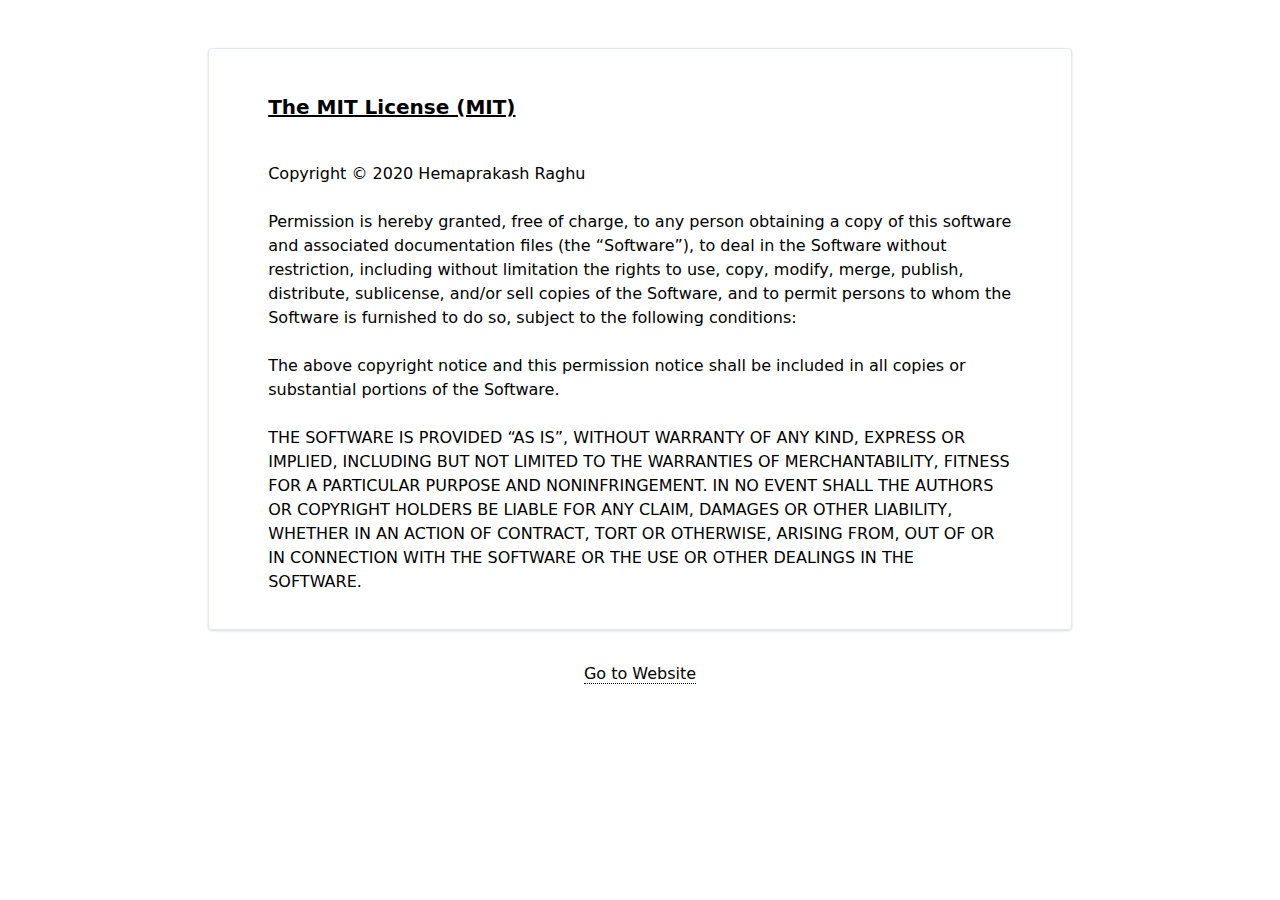
<file: license/index.html>
<!DOCTYPE html>
<html lang="en">
<head>
    <meta charset="UTF-8">
    <meta name="viewport" content="width=device-width, initial-scale=1.0">
    <title>MIT License - HyderJS</title>
    <link rel="stylesheet" href="../assets/css/tailwind.css">    
    <link rel="icon" href="../assets/img/logo-sm.png">
    <meta name="description" content="HyderJS is an open source javascript library which is built on top of ECMA Script 6">
    <meta name="keywords" content="javascript, es6, bootstrap, tailwindcss, compiler">
    <meta name="robots" content="index, follow">
    <meta http-equiv="Content-Type" content="text/html; charset=utf-8">
    <meta name="language" content="English">
</head>
<body>
    <div id="app"></div>
</body>
    <script src="../assets/js/hyder.min.js"></script>
    <script>
        let blocks = [
            {
                type: "container",
                data: {
                    className: "w-full mt-12 flex flex-col items-center justify-center lg:px-20 px-4",
                    items: [
                        {
                            type: "card",
                            data: {
                                className: "flex flex-col w-auto md:mx-24 lg:mx-32 items-start shadow",
                                items: [
                                    {
                                        type: "text",
                                        data: {
                                            className: "font-bold text-xl mx-4 text-left underline lg:mx-12 my-8",
                                            text: "The MIT License (MIT)"
                                        }
                                    },
                                    {
                                        type: "text",
                                        data: {
                                            className: "text-md text-left my-2 mx-4 lg:mx-12 mb-6",
                                            text: "Copyright © 2020 Hemaprakash Raghu<br/><br/>Permission is hereby granted, free of charge, to any person obtaining a copy of this software and associated documentation files (the “Software”), to deal in the Software without restriction, including without limitation the rights to use, copy, modify, merge, publish, distribute, sublicense, and/or sell copies of the Software, and to permit persons to whom the Software is furnished to do so, subject to the following conditions:<br/><br/>The above copyright notice and this permission notice shall be included in all copies or substantial portions of the Software.<br/><br/>THE SOFTWARE IS PROVIDED “AS IS”, WITHOUT WARRANTY OF ANY KIND, EXPRESS OR IMPLIED, INCLUDING BUT NOT LIMITED TO THE WARRANTIES OF MERCHANTABILITY, FITNESS FOR A PARTICULAR PURPOSE AND NONINFRINGEMENT. IN NO EVENT SHALL THE AUTHORS OR COPYRIGHT HOLDERS BE LIABLE FOR ANY CLAIM, DAMAGES OR OTHER LIABILITY, WHETHER IN AN ACTION OF CONTRACT, TORT OR OTHERWISE, ARISING FROM, OUT OF OR IN CONNECTION WITH THE SOFTWARE OR THE USE OR OTHER DEALINGS IN THE SOFTWARE.<br/>"
                                        }
                                    }
                                ]
                            }
                        },
                        {
                            type: "text",
                            data: {
                                className: "my-8",
                                text: "<a class='hover:text-teal-500 text-black border-black border-b border-dotted' href='https://hyderjs.tech/'>Go to Website</a>"
                            }
                        }
                    ]
                }
            }
        ];

        new HyderJS({
            bricks: blocks,
            wall: "app"
        });

    </script>
</html>
</file>
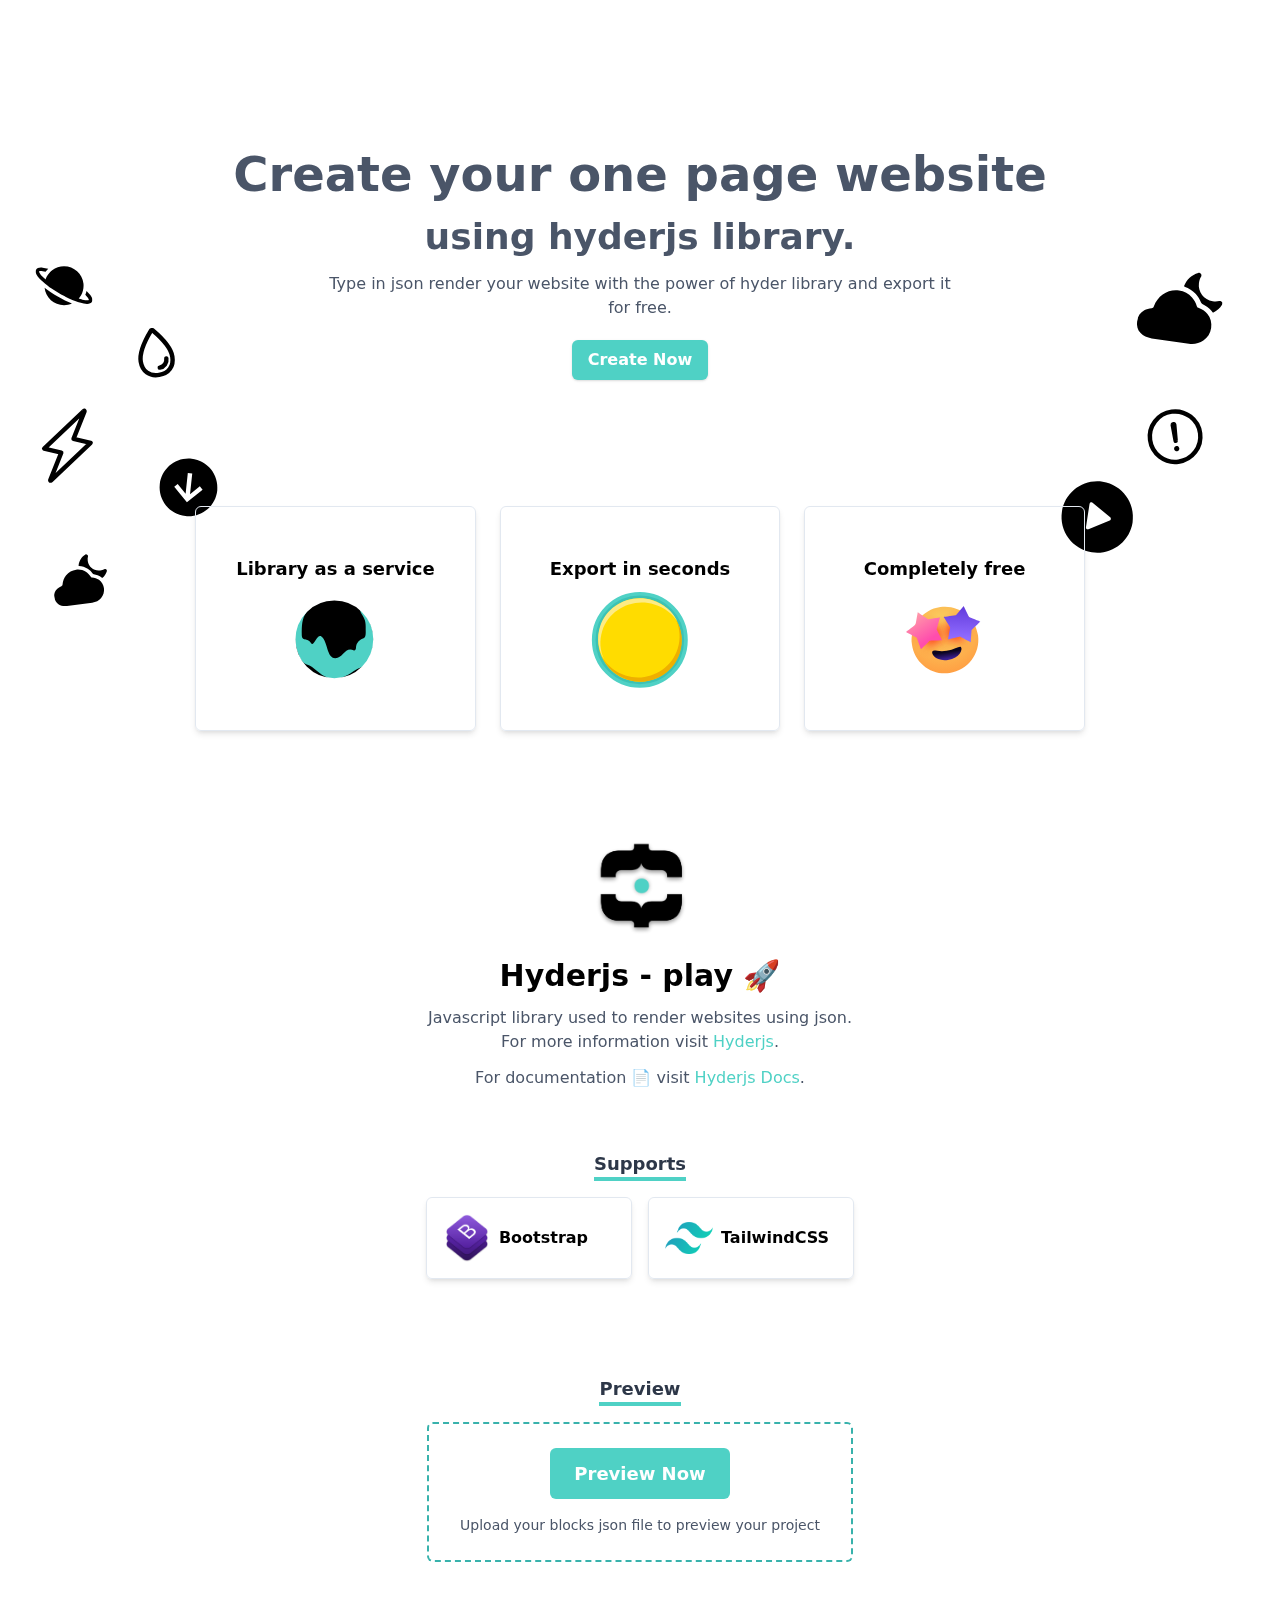
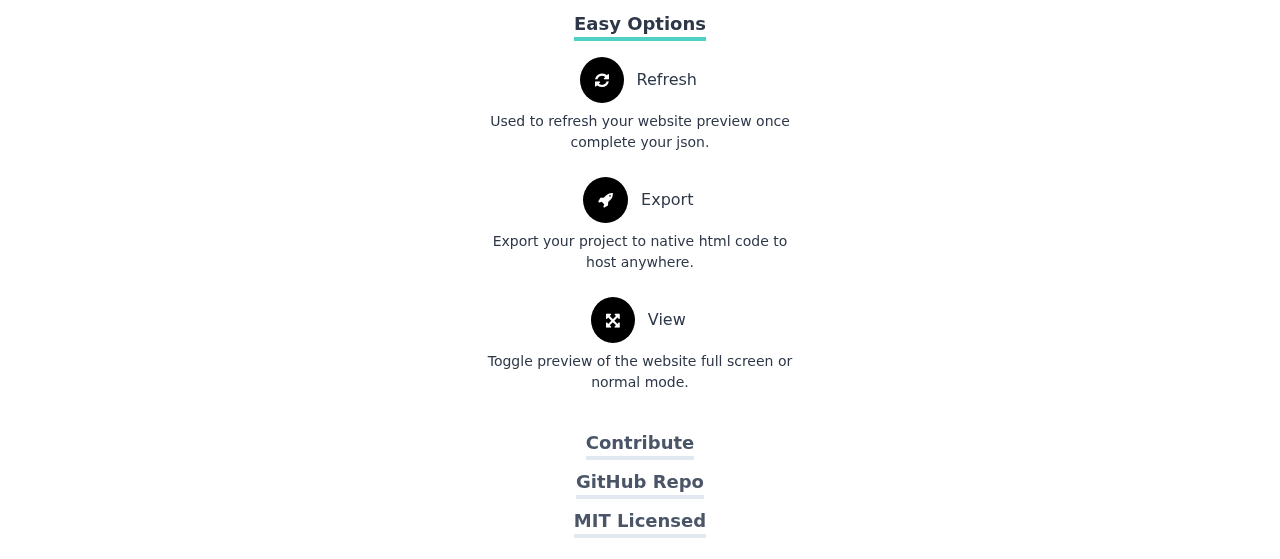
<file: play/index.html>
<!DOCTYPE html>
<html lang="en">
<head>
  <meta charset="UTF-8">
  <meta name="viewport" content="width=device-width, initial-scale=1.0">
  <link rel="icon" href="/assets/img/logo-sm.png" type="image/png">
  <link rel="stylesheet" href="https://stackpath.bootstrapcdn.com/font-awesome/4.7.0/css/font-awesome.min.css" integrity="sha384-wvfXpqpZZVQGK6TAh5PVlGOfQNHSoD2xbE+QkPxCAFlNEevoEH3Sl0sibVcOQVnN" crossorigin="anonymous">
  <title>Play - HyderJS | Create Websites with JSON Live Editor</title>  
  <link rel="stylesheet" href="../assets/css/tailwind.css">
  <link rel="stylesheet" href="../assets/css/style.css">
  <meta name="description" content="HyderJS is an open source javascript library which is built on top of ECMA Script 6">
    <meta name="keywords" content="javascript, es6, bootstrap, tailwindcss, compiler">
    <meta name="robots" content="index, follow">
    <meta http-equiv="Content-Type" content="text/html; charset=utf-8">
    <meta name="language" content="English">
</head>
<style>
  body {
    overflow-y: overlay;
    overflow-x: hidden;
  }
  body::-webkit-scrollbar {
        display: none;
    }
</style>
</style>
<body>
    <div class="main__bg">
      <img src="../assets/img/play-bg.svg" alt="" class="bg__image">      
    </div>
    <div class="w-full h-full flex flex-col items-center justify-center lg:px-0 px-4">     
      <div class="w-full flex flex-col items-center justify-center mt-10" style="height: 450px">          
          <p class="text-center text-4xl lg:text-5xl font-black text-gray-700">Create your one page website</p>
          <p class="text-center text-2xl lg:text-4xl font-black text-gray-700">using hyderjs library.</p>
          <p class="w-full lg:w-1/2 text-center text-md py-2 text-gray-700">Type in json render your website with the power of hyder library and export it for free.</p>
          <button class="modal-open outline-none focus:outline-none shadow py-2 px-4 text-white bg-teal-400 rounded-md my-3 hover:bg-teal-500 cursor-pointer font-bold" >Create Now</button>
      </div>
      <div class="w-full flex py-2 lg:py-4 mb-10 items-center justify-center">
        <div class="grid lg:grid-cols-3 gap-6">
          <div class="shadow-md border rounded-md flex flex-col items-center justify-evenly p-10">
            <p class="py-2 text-center text-lg font-bold">Library as a service</p>
            <lottie-player src="../assets/img/one.json"  background="transparent"  speed="1"  style="width: 100px; height: 100px;"  loop autoplay></lottie-player>

          </div>
          <div onclick="window.location.href='#easy_options'" class="shadow-md flex flex-col items-center justify-evenly border rounded-md p-10">
            <p class="py-2 text-center text-lg font-bold">Export in seconds</p>
            <lottie-player src="../assets/img/two.json"  background="transparent"  speed="1"  style="width: 100px; height: 100px;"  loop autoplay></lottie-player>
          </div>
          <div class="shadow-md p-4 border rounded-md flex flex-col items-center justify-evenly p-10">
            <p class="text-center text-lg font-bold py-2">Completely free</p>
            <lottie-player src="../assets/img/three.json"  background="transparent"  speed="1"  style="width: 100px; height: 100px;"  loop autoplay></lottie-player>
          </div>
        </div>
      </div>
      <div class="w-full flex py-4 flex-col items-center justify-center">
        <img src="../assets/img/logo.png" style="max-height: 150px; object-fit: contain;"/>
        <h1 class="w-full text-center font-bold text-3xl">Hyderjs - play 🚀</h1>
        <p class="lg:w-1/2 text-center text-md py-2 text-gray-700">Javascript library used to render websites using json.<br/> For more information visit <a class="text-teal-400 hover:underline" href="/">Hyderjs</a>.</p>
        <h1 class="w-full text-center text-md py-1 text-gray-700">For documentation 📄 visit <a class="text-teal-400 hover:underline" href="/docs/v1/">Hyderjs Docs</a>.</h1>
      </div>
      <div class="w-full flex flex-col items-center justify-center py-10">
        <p class="text-center font-bold text-lg text-gray-800 border-b-4 border-teal-400">Supports</p>
        <div class="grid lg:grid-cols-2 gap-4 py-4">
          <div class="border rounded-md p-4 shadow-md transform hover:-translate-y-1 cursor-pointer">
            <a class="flex items-center" href="https://getbootstrap.com/"><img src="../assets/img/bootstrap.png" alt="bootstrap logo" class="h-12 w-12">
            <p class="font-bold text-md px-2">Bootstrap</p></a>
          </div>
          <div class="border rounded-md p-4 flex items-center shadow-md transform hover:-translate-y-1 cursor-pointer">
            <a class="flex items-center" href="https://tailwindcss.com/"><img src="../assets/img/tailwindcss.png" alt="tailwindcss logo" class="h-8 w-12">
            <p class="font-bold text-md px-2">TailwindCSS</p></a>
          </div>
        </div>
      </div>
      <div class="w-full flex flex-col items-center justify-center py-10">
        <p class="text-center font-bold text-lg text-gray-800 border-b-4 border-teal-400">Preview</p>
        <div class="lg:w-4/12 py-6 lg:px-0 px-4 rounded-md border-dashed border-2 border-teal-500 flex flex-col items-center justify-center mt-4">                      
          <button onclick="window.location.replace('/play/preview/')" class="cursor-pointer outline-none focus:outline-none px-6 py-3 text-lg font-bold bg-teal-400 text-white hover:bg-teal-500 rounded-md">Preview Now</button>
          <p class="w-full text-center text-sm mt-4 text-gray-700">Upload your blocks json file to preview your project</p>
        </div>
      </div>
      <div id="easy_options" class="w-full grid grid-cols-1">
        <div class="flex flex-col items-center py-2">
          <p class="text-center font-bold text-lg text-gray-800 border-b-4 border-teal-400">Easy Options</p>
          <div class="flex flex-col items-center py-2">
            <div class="flex items-center">
              <button title="refresh" class="my-2 opt-btn fa fa-refresh"></button>
              <p class="px-2 text-left text-md text-gray-800 font-medium">Refresh</p>                          
            </div>
            <p class="px-2 text-center text-sm text-gray-800 w-4/5">Used to refresh your website preview once complete your json.</p>                          
          </div>
          <div class="flex flex-col items-center py-2">
            <div class="flex items-center">
              <button title="refresh" class="my-2 opt-btn fa fa-rocket"></button>
              <p class="px-2 text-left text-md text-gray-800 font-medium">Export</p>                          
            </div>
            <p class="px-2 text-center text-sm text-gray-800 w-4/5">Export your project to native html code to host anywhere.</p>                          
          </div>
          <div class="flex flex-col items-center py-2">
            <div class="flex items-center">
              <button title="refresh" class="my-2 opt-btn fa fa-arrows-alt"></button>
              <p class="px-2 text-left text-md text-gray-800 font-medium">View</p>                          
            </div>
            <p class="px-2 text-center text-sm text-gray-800 w-4/5">Toggle preview of the website full screen or normal mode.</p>                          
          </div>
        </div>
      </div>
      <!-- footer -->
      <div class="w-full flex flex-col py-3 items-center" style="height: 150px;">        
          <a href="/contribute/" class="font-bold text-lg text-center pt-2 text-gray-700 hover:border-teal-400 border-b-4 cursor-pointer">Contribute</a>           
          <a href="https://github.com/imprakashraghu/hyderjs" class="font-bold text-lg text-center pt-2 text-gray-700 hover:border-teal-400 border-b-4 cursor-pointer">GitHub Repo</a>           
          <a href="/license/" class="font-bold text-lg text-center pt-2 text-gray-700 hover:border-teal-400 border-b-4 cursor-pointer">MIT Licensed</a>           
      </div>
      <!-- footer -->
    <!--Modal-->
    <div class="modal opacity-0 pointer-events-none fixed w-full h-full top-0 left-0 flex items-center justify-center">
      <div class="modal-overlay absolute w-full h-full bg-gray-900 opacity-50"></div>
      
      <div class="modal-container bg-white w-11/12 md:max-w-md mx-auto rounded shadow-lg z-50 overflow-y-auto">
        
        <div class="modal-close absolute top-0 right-0 cursor-pointer flex flex-col items-center mt-4 mr-4 text-white text-sm z-50">
          <svg class="fill-current text-white" xmlns="http://www.w3.org/2000/svg" width="18" height="18" viewBox="0 0 18 18">
            <path d="M14.53 4.53l-1.06-1.06L9 7.94 4.53 3.47 3.47 4.53 7.94 9l-4.47 4.47 1.06 1.06L9 10.06l4.47 4.47 1.06-1.06L10.06 9z"></path>
          </svg>
          <span class="text-sm">(Esc)</span>
        </div>

        <!-- Add margin if you want to see some of the overlay behind the modal-->
        <div class="modal-content py-4 text-left px-6">
          <!--Title-->
          <div class="flex justify-between items-center pb-3">
            <p class="create__boom text-2xl font-bold">Configure your website</p>
            <p class="hidden create__fallback text-2xl font-bold">Sorry!</p>
            <div class="modal-close cursor-pointer z-50">
              <svg class="fill-current text-black" xmlns="http://www.w3.org/2000/svg" width="18" height="18" viewBox="0 0 18 18">
                <path d="M14.53 4.53l-1.06-1.06L9 7.94 4.53 3.47 3.47 4.53 7.94 9l-4.47 4.47 1.06 1.06L9 10.06l4.47 4.47 1.06-1.06L10.06 9z"></path>
              </svg>
            </div>
          </div>

          <!--Body-->
          <div class="create__boom p-2">
            <input id="project_name" class="border p-2 outline-none foucs:outline-none" type="text" placeholder="Website Name" required>
            <p class="text-xs text-left p-2">CSS Framework</p>
            <input class="py-1 text-sm mx-1" type="radio" id="tailwindcss" name="css" value="tailwindcss">
            <label class="py-1 text-sm mx-1" for="tailwindcss">TailwindCSS</label>
            <input class="py-1 text-sm mx-1" type="radio" id="bootstrap" name="css" value="bootstrap">
            <label class="py-1 text-sm mx-1" for="bootstrap">Bootstrap</label>
            <input class="py-1 text-sm mx-1" type="radio" id="none" name="css" value="none" checked>
            <label class="py-1 text-sm mx-1" for="none">None</label>
          </div>

          <div class="create__fallback p-2 hidden">
            <p class="text-md text-gray-700 text-center">We are pleased to inform you that live editor for hyderjs is not supported for mobile devices.</p>
            <p class="text-xs text-gray-600 py-1 text-center">It is advised to use it in desktop.</p>
          </div>

          <!--Footer-->
          <div class="flex justify-end items-center pt-2">
            <p class="text-xs text-gray-600 py-1 text-center">It is advised to use it in desktop.</p>
            <button class="modal-close px-4 bg-transparent p-3 rounded-md text-teal-500 hover:bg-gray-100 hover:text-teal-400 mr-2">Cancel</button>
            <button class="create__boom px-4 bg-teal-500 py-2 rounded-md text-white hover:bg-teal-400" onclick="createProject()">Next</button>
          </div>
          
        </div>
      </div>
    </div>
    <!-- Modal -->
    </div>
    <script src="../assets/js/lottie-player.js"></script>
</body>
<script>
  function createProject() {
    let inputName = document.getElementById('project_name');
    let projectName = inputName.value;
    let cssFramwork = null;
    var ele = document.getElementsByName('css');               
            for(i = 0; i < ele.length; i++) { 
                if(ele[i].checked) 
                cssFramwork=ele[i].value; 
            }         
    let config = {};
    config["name"] = projectName;
    config["css"] = cssFramwork;
    if (projectName && cssFramwork) {
      localStorage.setItem("config",JSON.stringify(config));
      window.location.replace("/play/editor");
    } else {
      alert('Cannot start without config!');
    }   
  }
  var openmodal = document.querySelectorAll('.modal-open')
  for (let i = 0; i < openmodal.length; i++) {
    openmodal[i].addEventListener('click', function(event){
    event.preventDefault()
    toggleModal()
    })
  }
  
  const overlay = document.querySelector('.modal-overlay')
  overlay.addEventListener('click', toggleModal)
  
  let closemodal = document.querySelectorAll('.modal-close')
  for (let i = 0; i < closemodal.length; i++) {
    closemodal[i].addEventListener('click', toggleModal)
  }
  
  document.onkeydown = function(evt) {
    evt = evt || window.event
    var isEscape = false
    if ("key" in evt) {
    isEscape = (evt.key === "Escape" || evt.key === "Esc")
    } else {
    isEscape = (evt.keyCode === 27)
    }
    if (isEscape && document.body.classList.contains('modal-active')) {
    toggleModal()
    }
  };
  
  
  function toggleModal () {
    const body = document.querySelector('body')
    const modal = document.querySelector('.modal')
    modal.classList.toggle('opacity-0')
    modal.classList.toggle('pointer-events-none')
    body.classList.toggle('modal-active')
  }  
   window.onload = function () {
     if(localStorage.getItem('config')) {
       window.location.replace("/play/editor");
     }     
     
   }   
</script>
</html>
</file>
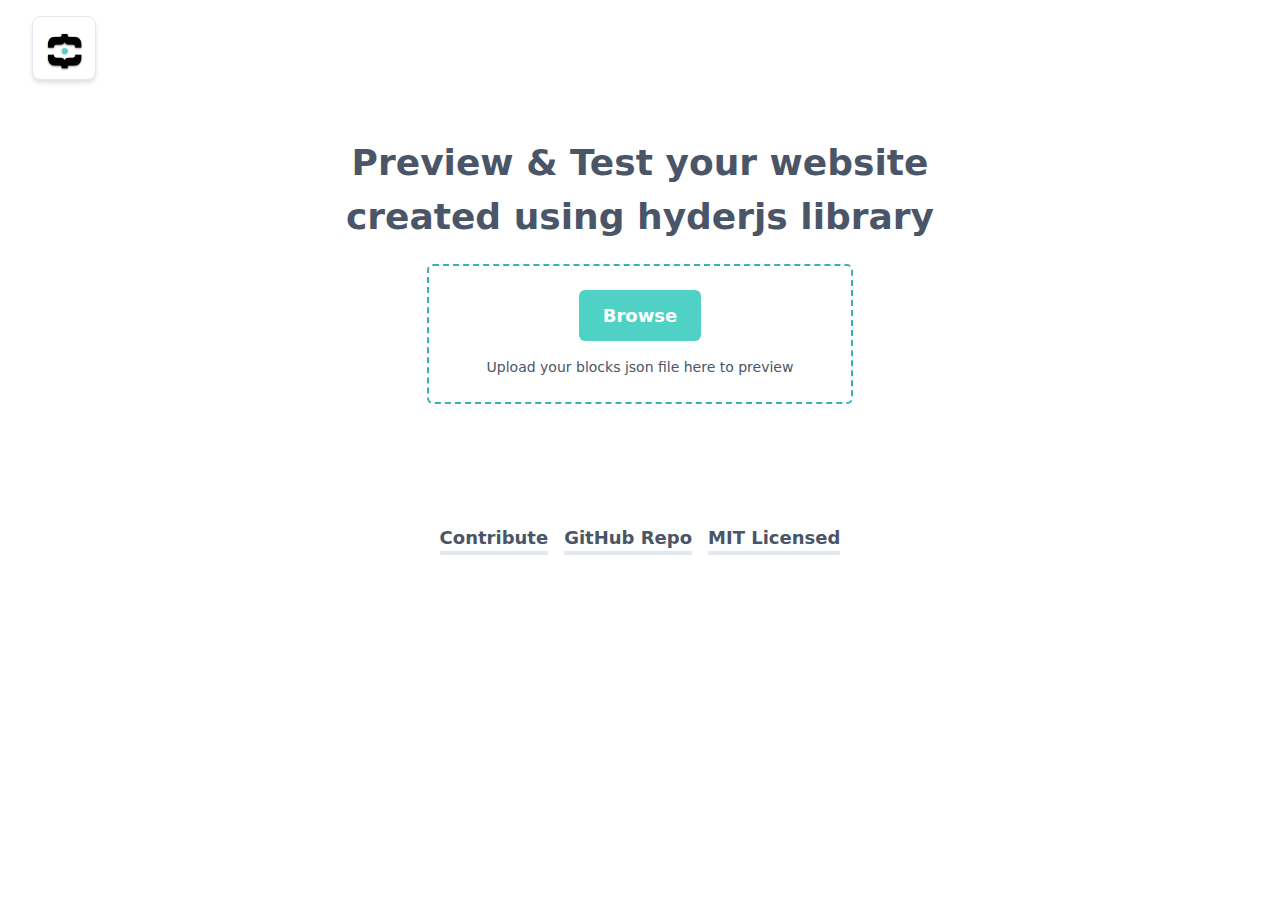
<file: play/preview/index.html>
<!DOCTYPE html>
<html lang="en">
<head>
    <meta charset="UTF-8">
    <meta name="viewport" content="width=device-width, initial-scale=1.0">
    <title>Preview & Test your websites created using HyderJS</title>
    <link rel="stylesheet" href="https://stackpath.bootstrapcdn.com/font-awesome/4.7.0/css/font-awesome.min.css" integrity="sha384-wvfXpqpZZVQGK6TAh5PVlGOfQNHSoD2xbE+QkPxCAFlNEevoEH3Sl0sibVcOQVnN" crossorigin="anonymous">
    <link rel="stylesheet" href="../../assets/css/tailwind.css">    
    <link rel="stylesheet" href="/assets/css/style.css">
    <script src="/assets/js/hyder.js"></script>
    <link rel="icon" href="/assets/img/logo-sm.png" />    
</head>
<style>
    #preview_section {
        display: none;        
    }
    #cancel_preview {
        display: none;
    }
</style>
<body>
    <div class="absolute top-0 px-8 py-4 w-full flex items-center">
       <a href="/" ><img class="h-16 border rounded-lg bg-white shadow-md" src="/assets/img/logo-sm.png"></a>
    </div>
    <div id="cancel_preview" class="absolute top-0 right-0 px-8 py-4 flex items-center">
        <button onclick="togglePreview()" class="cursor-pointer outline-none focus:outline-none px-6 py-2 my-2 text-md bg-white border border-teal-500 text-teal-500 hover:text-red-400 rounded-md">Close Preview</button>        
    </div>
    <div id="upload_section" class="w-full flex flex-col items-center justify-center lg:px-0 px-10" style="height: 500px;">        
        <h1 class="text-gray-700 text-3xl lg:text-4xl font-black lg:w-1/2 text-center mt-40 lg:mt-0 lg:pt-10 mb-5">Preview & Test your website created using hyderjs library</h1>
        <div class="lg:w-4/12 py-6 lg:px-0 px-4 rounded-md border-dashed border-2 border-teal-500 flex flex-col items-center justify-center">            
            <input type="file" id="jsonUpload" style="display: none;" accept="application/json"/>
            <input type="button" class="cursor-pointer outline-none focus:outline-none px-6 py-3 text-lg font-bold bg-teal-400 text-white hover:bg-teal-500 rounded-md" value="Browse" onclick="document.getElementById('jsonUpload').click();" />
            <p class="w-full text-center text-sm mt-4 text-gray-700">Upload your blocks json file here to preview</p>
        </div>
    </div>    
    <div id="preview_section" class="w-full h-full border-t mt-32 px-10">
        <div id="app"></div>
    </div>
     <!-- footer -->
     <div class="w-full flex lg:flex-row flex-col py-4 lg:mt-0 mt-4 items-center justify-center">        
        <a href="/contribute/" class="mx-2 font-bold text-lg text-center pt-2 text-gray-700 hover:border-teal-400 border-b-4 cursor-pointer">Contribute</a>           
        <a href="https://github.com/imprakashraghu/hyderjs" class="mx-2 font-bold text-lg text-center pt-2 text-gray-700 hover:border-teal-400 border-b-4 cursor-pointer">GitHub Repo</a>           
        <a href="/license/" class="mx-2 font-bold text-lg text-center pt-2 text-gray-700 hover:border-teal-400 border-b-4 cursor-pointer">MIT Licensed</a>           
    </div>
    <!-- footer -->
</body>
<script>
    document.getElementById('jsonUpload').addEventListener("change", function(e) {       
        document.getElementById('app').className = "";
        document.getElementById('app').innerHTML = "";
        let jsonFile = e.target.files[0];
        if (e.target.files[0].type === 'application/json') {
            let fileRead = new FileReader();
            fileRead.onload = function(e) {
                let content = e.target.result;
                let sectionOne = document.getElementById('upload_section');
                let sectionTwo = document.getElementById('preview_section');
                let sectionOneBut = document.getElementById('cancel_preview');
                sectionOne.style.display = "none";
                sectionOneBut.style.display = "flex";
                sectionTwo.style.display = "block";
                let block = JSON.parse(content);                
                if(block.length) {
                    new HyderJS({
                        wall: "app",
                        bricks: block
                    });
                } else {
                    document.getElementById('app').className = "text-center w-full font-bold text-xl py-3";
                    document.getElementById('app').innerHTML = 'Your json file is not valid blocks of hyderjs.<br/><a class="text-sm py-3 text-teal-500 underline" href="/docs/v1/">Visit HyderjsDocs to create one.</a>';
                }
            };
            fileRead.readAsText(jsonFile);
        } else {
            alert('Invalid JSON file!');
        }        
    });
    function togglePreview() {
        document.getElementById('app').innerHTML = "";
        let uploadBut = document.getElementById('upload_section');
        let preview = document.getElementById('preview_section');
        let cancelBut = document.getElementById('cancel_preview');
        preview.style.display = "none";
        cancelBut.style.display = "none";
        uploadBut.style.display = "flex";
    }
</script>
</html>
</file>
<file: assets/css/style.css>
html{
    margin: 0;
  }           
  .modal {
    transition: opacity 0.25s ease;
  }
  body.modal-active {
    overflow-x: hidden;
    overflow-y: visible !important;
  }
  .main__bg {
    width: 100%;
    height: 100%;
    position: fixed;            
    left: 0;
    right: 0;
    display: flex;    
    align-items: center;
    justify-content: center;
    z-index: -10;            
    transition: 1s;
    animation: moveit 1s linear infinite;
  }
  @media only screen and (max-width: 500px) {
    .main__bg {
      display: none;
    }

    .create__boom {
      display: none;
    }

    .create__fallback {
      display: block;
    }
  }

  @media only screen and (max-width: 990px) {   
    .create__boom {
      display: none;
    }

    .create__fallback {
      display: block;
    }
  }
  @keyframes moveit {
    0%, 100% {
        bottom: 0;
      }
      50% {
        bottom: 3px;
      }
}
  .opt-btn {        
      padding: 15px;
      color: white;
      background-color: black;
      border: none;
      border-radius: 50%;
      cursor: pointer;
      outline: none;
      margin-left: 0.3rem;
      margin-right: 0.3rem;
  }
  .opt-btn:focus {
      outline: none;
  }
  .opt-btn:hover {
      background-color: rgba(0,0,0,0.8);
  }
</file>
